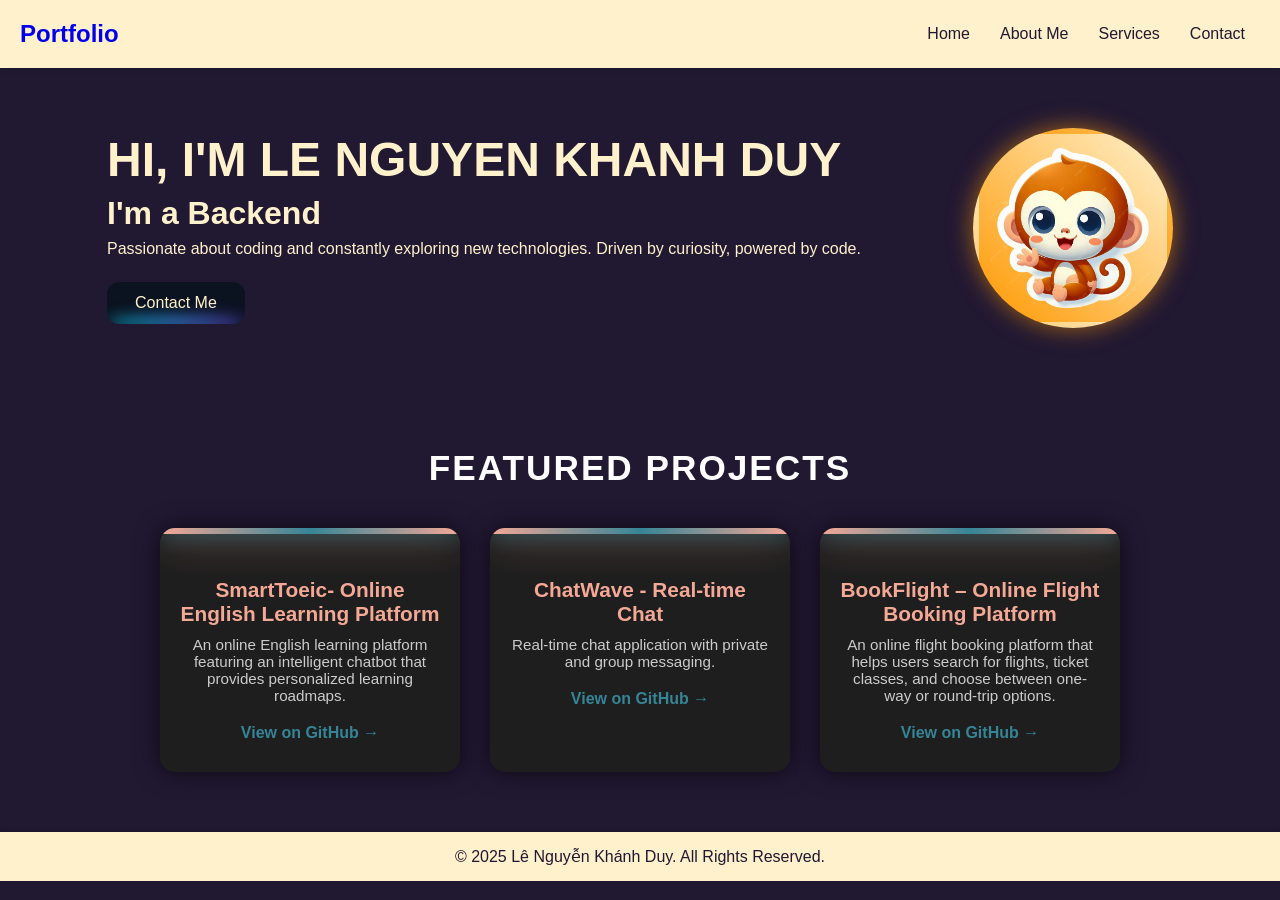
<file: index.html>
<!DOCTYPE html>
<html lang="en">
<head>
  <meta charset="UTF-8">
  <meta name="viewport" content="width=device-width, initial-scale=1.0">
  <title>Portfolio - Home</title>
  <link rel="stylesheet" href="css/main.css">
  <link rel="stylesheet" href="css/index.css">
</head>
<body>
    <div id="header"></div>
    <div class="main">
        <section class="section-1">
            <div class="content">
                <h1>
                    <p class="text">HI, I'M <span class="name">LE NGUYEN KHANH DUY</span></p>
                </h1>
                <p class="fade-in">
                    <strong class="static-text">I'm a</strong>
                    <strong class="typing-text"></strong>
                </p>
                <p class="description">
                    Passionate about coding and constantly exploring new technologies.
                    Driven by curiosity, powered by code.
                </p>
                <button class="btn-contact">Contact Me</button>
            </div>
            <img src="images/image.png" alt="avatar">
        </section>

        <section class="led-projects">
          <h2>Featured Projects</h2>
          <div class="led-container">
            <div class="led-card">
              <div class="led-bar"></div>
              <h3>SmartToeic- Online English Learning Platform</h3>
              <p>An online English learning platform featuring an intelligent chatbot that provides personalized learning roadmaps.</p>
              <a href="#">View on GitHub →</a>
            </div>

            <div class="led-card">
              <div class="led-bar"></div>
              <h3>ChatWave - Real-time Chat</h3>
              <p>Real-time chat application with private and group messaging.</p>
              <a href="#">View on GitHub →</a>
            </div>

            <div class="led-card">
              <div class="led-bar"></div>
              <h3>BookFlight – Online Flight Booking Platform</h3>
              <p>An online flight booking platform that helps users search for flights, ticket classes, and choose between one-way or round-trip options.</p>
              <a href="#">View on GitHub →</a>
            </div>
          </div>  
        </section>
    </div>
    <div id="footer"></div>
</body>
<script src="js/script.js"></script>
</html>
</file>
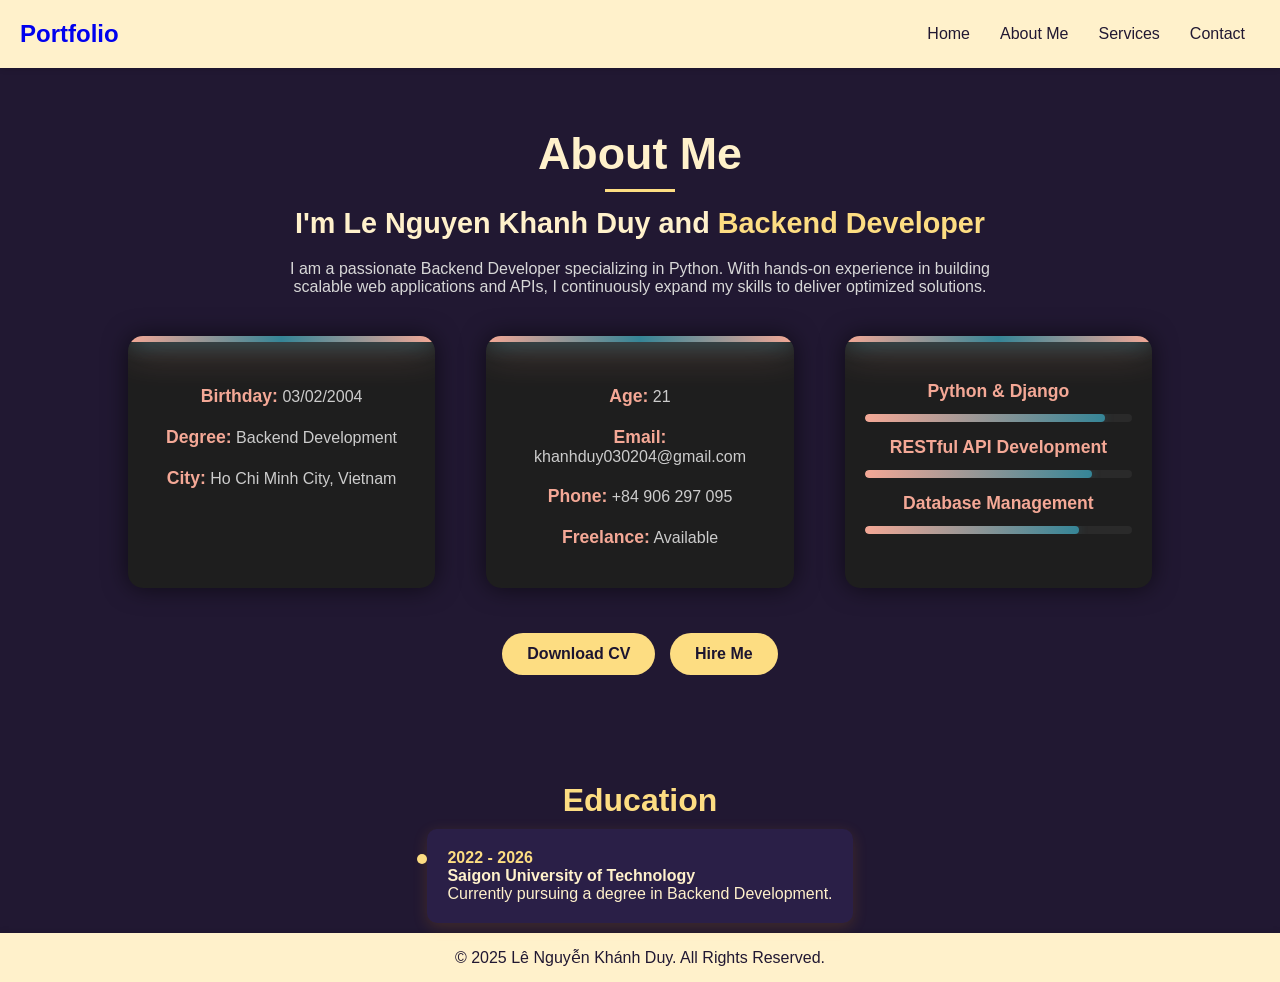
<file: about-me.html>
<!DOCTYPE html>
<html lang="en">
  <head>
    <meta charset="UTF-8" />
    <meta name="viewport" content="width=device-width, initial-scale=1.0" />
    <title>About Me - Le Nguyen Khanh Duy</title>
    <link rel="stylesheet" href="css/main.css" />
    <link rel="stylesheet" href="css/aboutme.css" />
  </head>

  <body>
    <div id="header"></div>
    <div class="main">
      <section id="about" class="about-section">
        <h2>About Me</h2>
      <h3>I'm Le Nguyen Khanh Duy and <span>Backend Developer</span></h3>
      <p>
        I am a passionate Backend Developer specializing in Python. With hands-on
        experience in building scalable web applications and APIs, I
        continuously expand my skills to deliver optimized solutions.
      </p>

      <div class="info-container">
        <div class="info-box">
          <p><strong>Birthday:</strong> 03/02/2004</p>
          <p><strong>Degree:</strong> Backend Development</p>
          <p><strong>City:</strong> Ho Chi Minh City, Vietnam</p>
        </div>

        <div class="info-box">
          <p><strong>Age:</strong> 21</p>
          <p><strong>Email:</strong> khanhduy030204@gmail.com</p>
          <p><strong>Phone:</strong> +84 906 297 095</p>
          <p><strong>Freelance:</strong> Available</p>
        </div>

        <div class="skills-box">
          <h4>Python & Django </h4>
          <div class="progress-bar">
            <div class="progress" style="width: 90%"></div>
          </div>

          <h4>RESTful API Development</h4>
          <div class="progress-bar">
            <div class="progress" style="width: 85%"></div>
          </div>

          <h4>Database Management</h4>
          <div class="progress-bar">
            <div class="progress" style="width: 80%"></div>
          </div>
        </div>
      </div>

      <div class="button-group">
        <a href="#" class="btn">Download CV</a>
        <a href="https://zalo.me/0906297095" target="_blank" class="btn"
          >Hire Me</a
        >
      </div>
      </section>

      <section id="timeline">
        <div class="timeline-box">
          <h2>Education</h2>
          <div class="timeline-item">
            <span>2022 - 2026</span>
            <h4>Saigon University of Technology</h4>
            <p>Currently pursuing a degree in Backend Development.</p>
          </div>
        </div>
      </section>
    </div>
    
    <div id="footer"></div>
  </body>
  <script src="js/script.js"></script>
</html>
</file>
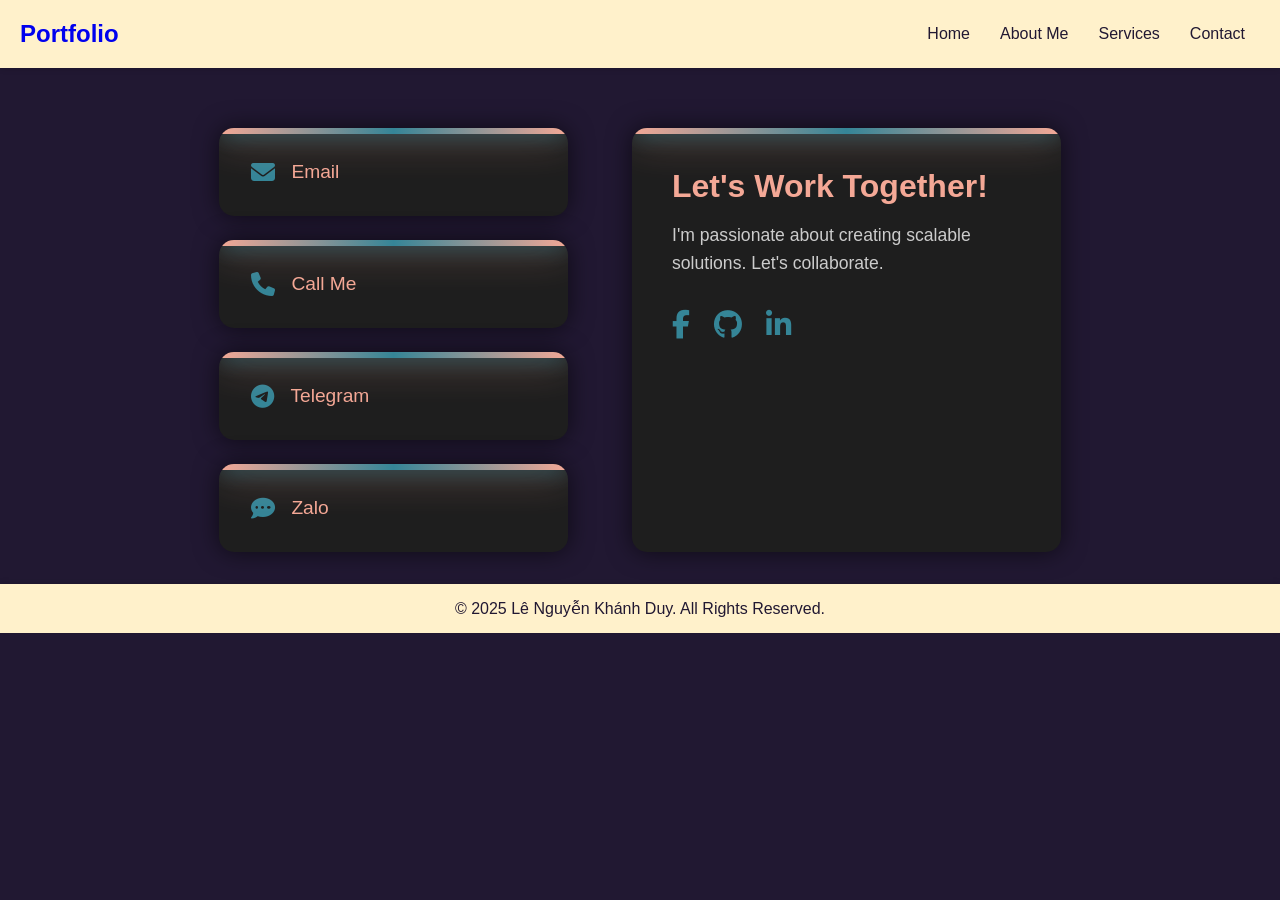
<file: contact.html>
<!DOCTYPE html>
<html lang="en">
<head>
    <meta charset="UTF-8">
    <meta name="viewport" content="width=device-width, initial-scale=1.0">
    <title>Contact - Le Nguyen Khanh Duy</title>
    <link rel="stylesheet"href="https://cdnjs.cloudflare.com/ajax/libs/font-awesome/6.5.0/css/all.min.css"/>
    <link rel="stylesheet" href="css/main.css">
    <link rel="stylesheet" href="css/contact.css">
</head>
<body>
    <div id="header"></div>
    <div class="main">
        <section class="section">
            <div class="contact-container">
                <div class="contact-left">
                    <div class="contact-box"><i class="fa-solid fa-envelope"></i> Email</div>
                    <div class="contact-box"><i class="fa-solid fa-phone"></i> Call Me</div>
                    <div class="contact-box"><i class="fa-brands fa-telegram"></i> Telegram</div>
                    <div class="contact-box"><i class="fa-solid fa-comment-dots"></i> Zalo</div>
                </div>

                <div class="contact-right">
                    <h3>Let's Work Together!</h3>
                    <p>I'm passionate about creating scalable solutions. Let's collaborate.</p>
                    <div class="social-icons">
                    <a href="#"><i class="fa-brands fa-facebook-f"></i></a>
                    <a href="#"><i class="fa-brands fa-github"></i></a>
                    <a href="#"><i class="fa-brands fa-linkedin-in"></i></a>
                    </div>
                </div>
            </div>
        </section>
    </div>
    <div id="footer"></div>
</body>
<script src="js/script.js"></script>
</html>
</file>
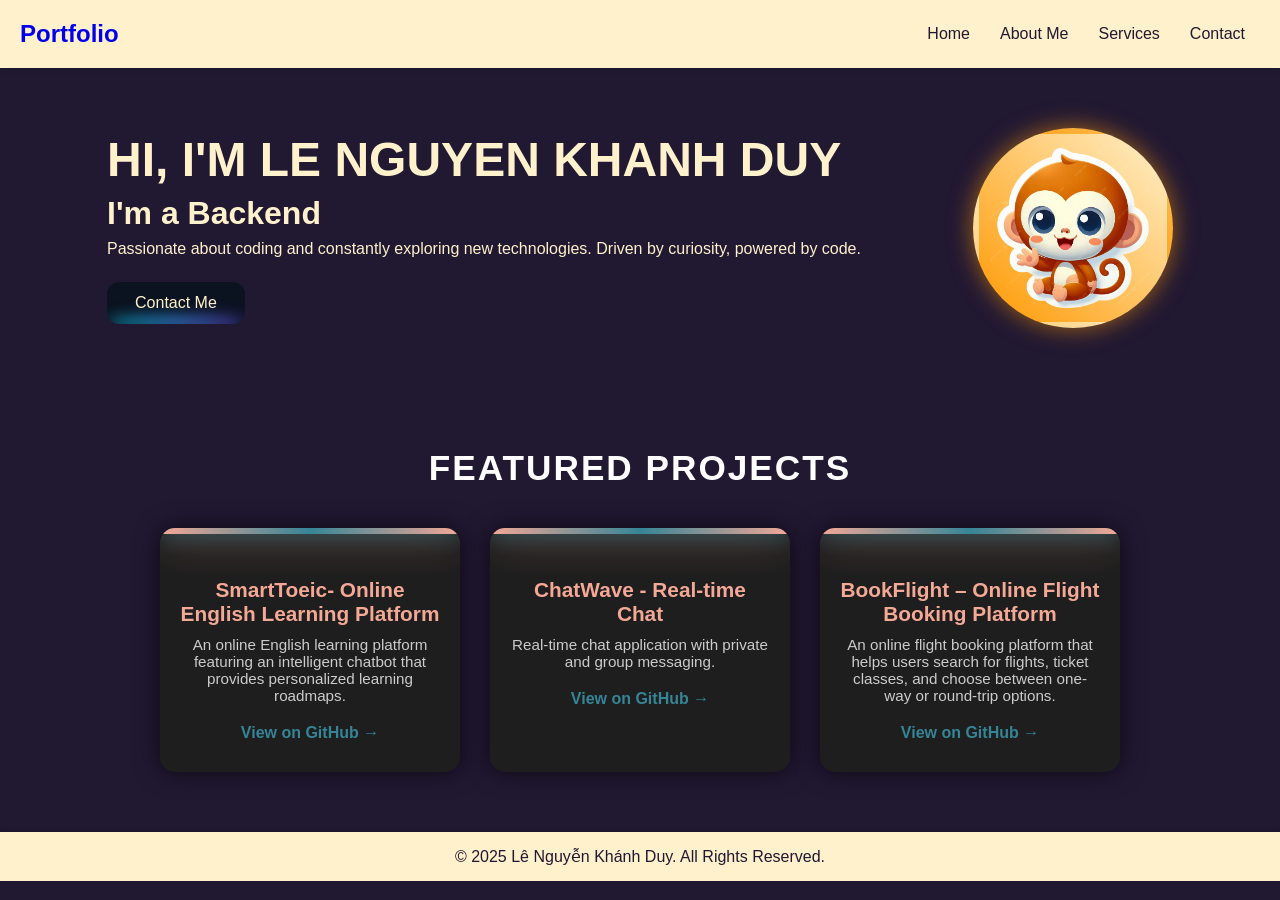
<file: home.html>
<!DOCTYPE html>
<html lang="en">
<head>
  <meta charset="UTF-8">
  <meta name="viewport" content="width=device-width, initial-scale=1.0">
  <title>Portfolio - Home</title>
  <link rel="stylesheet" href="css/main.css">
  <link rel="stylesheet" href="css/home.css">
</head>
<body>
    <div id="header"></div>
    <div class="main">
        <section class="section-1">
            <div class="content">
                <h1>
                    <p class="text">HI, I'M <span class="name">LE NGUYEN KHANH DUY</span></p>
                </h1>
                <p class="fade-in">
                    <strong class="static-text">I'm a</strong>
                    <strong class="typing-text"></strong>
                </p>
                <p class="description">
                    Passionate about coding and constantly exploring new technologies.
                    Driven by curiosity, powered by code.
                </p>
                <button class="btn-contact">Contact Me</button>
            </div>
            <img src="images/image.png" alt="avatar">
        </section>

        <section class="led-projects">
          <h2>Featured Projects</h2>
          <div class="led-container">
            <div class="led-card">
              <div class="led-bar"></div>
              <h3>SmartToeic- Online English Learning Platform</h3>
              <p>An online English learning platform featuring an intelligent chatbot that provides personalized learning roadmaps.</p>
              <a href="#">View on GitHub →</a>
            </div>

            <div class="led-card">
              <div class="led-bar"></div>
              <h3>ChatWave - Real-time Chat</h3>
              <p>Real-time chat application with private and group messaging.</p>
              <a href="#">View on GitHub →</a>
            </div>

            <div class="led-card">
              <div class="led-bar"></div>
              <h3>BookFlight – Online Flight Booking Platform</h3>
              <p>An online flight booking platform that helps users search for flights, ticket classes, and choose between one-way or round-trip options.</p>
              <a href="#">View on GitHub →</a>
            </div>
          </div>  
        </section>
    </div>
    <div id="footer"></div>
</body>
<script src="js/script.js"></script>
</html>
</file>
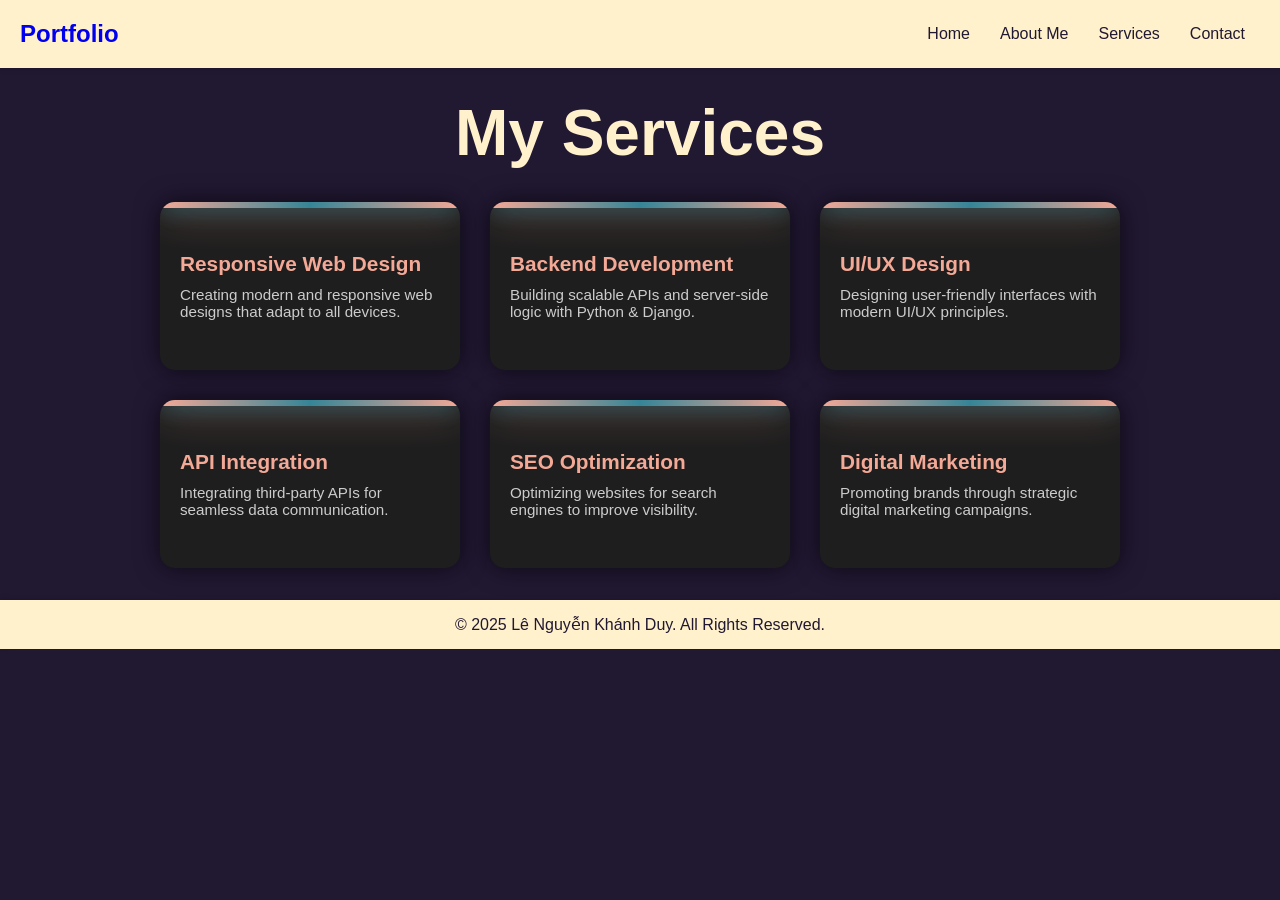
<file: services.html>
<!DOCTYPE html>
<html lang="en">
<head>
    <meta charset="UTF-8">
    <meta name="viewport" content="width=device-width, initial-scale=1.0">
    <title>Services - Le Nguyen Khanh Duy</title>
    <link rel="stylesheet" href="css/main.css">
    <link rel="stylesheet" href="css/services.css">
</head>
<body>
    <header id="header"></header>
    <div class="main">
        <section class="section">
            <h2>My Services</h2>
            <div class="led-container">
                <div class="led-card">
                    <div class="led-bar"></div>
                    <h3>Responsive Web Design</h3>
                    <p>Creating modern and responsive web designs that adapt to all devices.</p>
                </div>

                <div class="led-card">
                    <div class="led-bar"></div>
                    <h3>Backend Development</h3>
                    <p>Building scalable APIs and server-side logic with Python & Django.</p>
                </div>

                <div class="led-card">
                    <div class="led-bar"></div>
                    <h3>UI/UX Design</h3>
                    <p>Designing user-friendly interfaces with modern UI/UX principles.</p>
                </div>

                <div class="led-card">
                    <div class="led-bar"></div>
                    <h3>API Integration</h3>
                    <p>Integrating third-party APIs for seamless data communication.</p>
                </div>

                <div class="led-card">
                    <div class="led-bar"></div>
                    <h3>SEO Optimization</h3>
                    <p>Optimizing websites for search engines to improve visibility.</p>
                </div>

                <div class="led-card">
                    <div class="led-bar"></div>
                    <h3>Digital Marketing</h3>
                    <p>Promoting brands through strategic digital marketing campaigns.</p>
                </div>
            </div>
        </section>
    </div>
    <div id="footer"></div>
</body>
<script src="js/script.js"></script>
</html>
</file>
<file: css/main.css>
* {
  margin: 0;
  padding: 0;
  box-sizing: border-box;
  font-family: Arial, sans-serif;
  --primary-color:#211832 ;
  --background-color: #FFF1CB;
}
html, body {
  height: 100%;
}
body {
  background-color: #211832;
  color: #FFF1CB;
  min-height: 100vh;
  display: flex;
  flex-direction: column;
}

header {
  background-color: var(--background-color);
  width: 100%;
  padding: 20px;
  display: flex;
  justify-content: space-between;
  align-items: center;
  position: fixed;
  top: 0;
  left: 0;
  z-index:99;
  box-shadow: 0 2px 5px rgba(0, 0, 0, 0.1);
}

header .logo {
  color: var(--primary-color);
  font-size: 24px;
  font-weight: bold;
}

header .logo a {
    text-decoration: none;
}

header .logo:hover {
  color: #211832;
  cursor: pointer;
}

header nav ul {
  list-style-type: none;
  display: flex;
}

header nav ul li {
  margin: 0 15px;
}

header nav ul li a {
  color: #211832;
  text-decoration: none;
  transition: all 0.3s;
}

header nav ul li a:hover {
  color: var(--primary-color);
  text-shadow: 6px 6px 8px rgba(0, 0, 0, 0.7);
}

footer {
  background-color: var(--background-color);
  width: 100%;
  padding: 15px 0;
  text-align: center;
  color: #211832;
  margin-top: auto;
  box-shadow: 0 -2px 5px rgba(0, 0, 0, 0.1);
}
</file>
<file: css/index.css>
body {
  font-family: "Roboto", sans-serif;
  margin: 0 ;
  padding: 0;
}

.main {
  margin-top: 8rem;
  display: flex;
  flex-direction: column; 
  align-items: center; 
  gap: 60px;
}

.main .section-1 {
  display: flex;
  align-items: center;
  gap: 2rem;
}

.main .section-1 .content {
  flex: 1;
}

.main .section-1 .text {
  font-size: 3rem;
  margin: 0;
}

.main .section-1 .fade-in {
  font-size: 2rem;
  margin: 8px 0;
}

.btn-contact {
  position: relative;
  margin-top: 1.5rem;
  padding: 12px 28px;
  font-size: 1rem;
  color: #FFF1CB;
  background: #0b1220;
  border: none;
  border-radius: 12px;
  cursor: pointer;
  overflow: hidden;
  z-index: 1;
  transition: transform 0.2s ease, box-shadow 0.2s ease;
}

.btn-contact::before {
  content: "";
  position: absolute;
  left: 0;
  bottom: -4px; /* nằm ngay dưới đáy nút */
  width: 100%;
  height: 10px; /* độ dày của ánh sáng */
  background: linear-gradient(90deg, 
    #00e5ff, #7c4dff, #ff4081, #00e5ff);
  background-size: 300% 100%;
  filter: blur(8px);
  z-index: -1;
  border-radius: 50%;
  animation: animate 3s linear infinite;
}

@keyframes animate {
  0% { background-position: 0% 0%; }
  100% { background-position: 300% 0%; }
}

.btn-contact:hover {
  transform: translateY(-2px);
  box-shadow: 0 0 12px rgba(0, 229, 255, 0.3);
}

.section-1 img {
  width: 200px;
  height: 200px;
  object-fit: cover;
  border-radius: 50%;
  border: 6px solid transparent;
  background-image: linear-gradient(45deg, #ff9800, #FFF1CB);
  padding: 5px;
  box-shadow: 0 0 25px rgba(255, 152, 0, 0.6);
  transition: transform 0.3s ease, box-shadow 0.3s ease;
  margin-left: 5rem;
  
}

.section-1 img:hover {
  transform: scale(1.1);
  box-shadow: 0 0 40px rgba(255, 152, 0, 0.9);
}

.led-projects {
  padding: 60px 20px;
  text-align: center;
}

.led-projects h2 {
  font-size: 2.2rem;
  color: #ffffff;
  margin-bottom: 40px;
  text-transform: uppercase;
  letter-spacing: 2px;
}

.led-container {
  display: flex;
  justify-content: center;
  flex-wrap: wrap;
  gap: 30px;
}

/* --- CARD --- */
.led-card {
  position: relative;
  background-color: #1e1e1e;
  width: 300px;
  padding: 30px 20px;
  border-radius: 15px;
  box-shadow: 0 0 25px rgba(0, 0, 0, 0.6);
  transition: transform 0.3s ease, box-shadow 0.3s ease;
  overflow: hidden;
}

.led-card:hover {
  transform: translateY(-10px);
  box-shadow: 0 0 30px rgba(53, 133, 151, 0.5);
}

/* --- ĐÈN LED PHÍA TRÊN --- */
.led-card .led-bar {
  position: absolute;
  top: 0;
  left: 0;
  width: 100%;
  height: 6px;
  background: linear-gradient(90deg, #F4A896, #358597, #F4A896);
  animation: led-glow 3s linear infinite;
  box-shadow: 0 0 20px #358597, 0 0 40px #F4A896;
  border-top-left-radius: 15px;
  border-top-right-radius: 15px;
}

/* Hiệu ứng LED chạy */
@keyframes led-glow {
  from {
    filter: hue-rotate(0deg);
  }
  to {
    filter: hue-rotate(360deg);
  }
}

.led-card h3 {
  color: #F4A896;
  font-size: 1.3rem;
  margin-top: 20px;
}

.led-card p {
  color: #cccccc;
  font-size: 0.95rem;
  margin: 10px 0 20px 0;
}

.led-card a {
  color: #358597;
  text-decoration: none;
  font-weight: bold;
  transition: color 0.3s;
}

.led-card a:hover {
  color: #F4A896;
}
</file>
<file: css/aboutme.css>
.main {
  margin-top: 6rem;
  display: flex;
  flex-direction: column;
  align-items: center;
  gap: 60px;
}

/* About Section */
.about-section {
  width: 100%;
  padding: 2rem 10%;
  text-align: center;
}

.about-section h2 {
  font-size: 2.8rem;
  color: #fff1cb;
  margin-bottom: 10px;
  position: relative;
}

.about-section h2::after {
  content: "";
  display: block;
  width: 70px;
  height: 3px;
  background-color: #fddd82;
  margin: 10px auto;
}

.about-section h3 {
  font-size: 1.8rem;
  margin-top: 15px;
}

.about-section h3 span {
  color: #fddd82;
}

.about-section p {
  max-width: 750px;
  margin: 20px auto;
  color: #d8d8d8;
}

/* Info Section */
.info-container {
  display: flex;
  justify-content: space-between;
  flex-wrap: wrap;
  gap: 25px;
  margin-top: 40px;
}

.info-box,
.skills-box {
  position: relative;
  background-color: #1e1e1e;
  padding: 30px 20px;
  border-radius: 15px;
  width: 30%;
  box-shadow: 0 0 25px rgba(0, 0, 0, 0.6);
  transition: transform 0.3s ease, box-shadow 0.3s ease;
  overflow: hidden;
}

.info-box::before,
.skills-box::before {
  content: '';
  position: absolute;
  top: 0;
  left: 0;
  width: 100%;
  height: 6px;
  background: linear-gradient(90deg, #F4A896, #358597, #F4A896);
  animation: led-glow 3s linear infinite;
  box-shadow: 0 0 20px #358597, 0 0 40px #F4A896;
  border-top-left-radius: 15px;
  border-top-right-radius: 15px;
}

.info-box:hover,
.skills-box:hover {
  transform: translateY(-10px);
  box-shadow: 0 0 30px rgba(53, 133, 151, 0.5);
}

.info-box p {
  margin-bottom: 10px;
  color: #cccccc;
}

.info-box p strong {
  color: #F4A896;
  font-size: 1.1rem;
}

/* Skills Progress Bars */
.skills-box h4 {
  margin-top: 15px;
  margin-bottom: 12px;
  color: #F4A896;
  font-size: 1.1rem;
}

.progress-bar {
  background-color: #2a2a2a;
  border-radius: 20px;
  overflow: hidden;
  height: 8px;
  margin-bottom: 15px;
}

.progress {
  height: 100%;
  background: linear-gradient(90deg, #F4A896, #358597);
  border-radius: 20px;
  transition: width 1s ease-in-out;
  box-shadow: 0 0 10px rgba(53, 133, 151, 0.3);
}

/* Buttons */
.button-group {
  margin-top: 40px;
}

.btn {
  background-color: #fddd82;
  padding: 12px 25px;
  color: #1c1530;
  text-decoration: none;
  border-radius: 30px;
  font-weight: bold;
  margin: 5px;
  transition: all 0.3s ease;
  display: inline-block;
}

.btn:hover {
  background-color: #fff;
  color: #ff9800;
  transform: scale(1.05);
}

.hire-btn {
  background-color: #ff9800;
  color: #fff;
}

.hire-btn:hover {
  background-color: #ffa726;
  color: #1c1530;
}

/* Timeline */
#timeline {
  padding: 10px ;
  text-align: left;
}

.timeline-box {
  max-width: 600px;
  margin: auto;
}

.timeline-box h2 {
  font-size: 2rem;
  color: #fddd82;
  margin-bottom: 10px;
  text-align: center;
}

.timeline-item {
  background-color: #2a1f47;
  padding: 20px;
  border-radius: 10px;
  box-shadow: 0 4px 15px rgba(255, 152, 0, 0.15);
  position: relative;
}

.timeline-item::before {
  content: "";
  position: absolute;
  left: -10px;
  top: 25px;
  width: 10px;
  height: 10px;
  background-color: #fddd82;
  border-radius: 50%;
}

.timeline-item span {
  font-weight: bold;
  color: #fddd82;
  display: block;
}

/* Responsive */
@keyframes led-glow {
  from {
    filter: hue-rotate(0deg);
  }
  to {
    filter: hue-rotate(360deg);
  }
}

@media (max-width: 992px) {
  .info-container {
    flex-direction: column;
    align-items: center;
  }

  .info-box,
  .skills-box {
    width: 100%;
    max-width: 400px;
  }

  .about-section {
    padding: 2rem 5%;
  }

  #timeline {
    padding: 40px 5%;
  }
}
</file>
<file: css/contact.css>
.main {
  margin-top: 6rem;
  display: flex;
  flex-direction: column; 
  align-items: center; 
  gap: 60px;
}

.contact-container {
  display: flex;
  gap: 4rem;
  padding: 2rem;
  max-width: 1200px;
  margin: 0 auto;
}

.contact-left {
  flex: 1;
  display: flex;
  flex-direction: column;
  gap: 1.5rem;
}

.contact-box {
  position: relative;
  background-color: #1e1e1e;
  padding: 2rem;
  border-radius: 15px;
  display: flex;
  align-items: center;
  gap: 1rem;
  font-size: 1.2rem;
  color: #F4A896;
  cursor: pointer;
  overflow: hidden;
  transition: transform 0.3s ease, box-shadow 0.3s ease;
  box-shadow: 0 0 25px rgba(0, 0, 0, 0.6);
}

.contact-box::before {
  content: '';
  position: absolute;
  top: 0;
  left: 0;
  width: 100%;
  height: 6px;
  background: linear-gradient(90deg, #F4A896, #358597, #F4A896);
  animation: led-glow 3s linear infinite;
  box-shadow: 0 0 20px #358597, 0 0 40px #F4A896;
  border-top-left-radius: 15px;
  border-top-right-radius: 15px;
}

.contact-box:hover {
  transform: translateY(-5px);
  box-shadow: 0 0 30px rgba(53, 133, 151, 0.5);
}

.contact-box i {
  font-size: 1.5rem;
  color: #358597;
}

.contact-right {
  flex: 1;
  background-color: #1e1e1e;
  padding: 2.5rem;
  border-radius: 15px;
  position: relative;
  overflow: hidden;
  box-shadow: 0 0 25px rgba(0, 0, 0, 0.6);
}

.contact-right::before {
  content: '';
  position: absolute;
  top: 0;
  left: 0;
  width: 100%;
  height: 6px;
  background: linear-gradient(90deg, #F4A896, #358597, #F4A896);
  animation: led-glow 3s linear infinite;
  box-shadow: 0 0 20px #358597, 0 0 40px #F4A896;
  border-top-left-radius: 15px;
  border-top-right-radius: 15px;
}

.contact-right h3 {
  color: #F4A896;
  font-size: 2rem;
  margin-bottom: 1rem;
}

.contact-right p {
  color: #cccccc;
  font-size: 1.1rem;
  margin-bottom: 2rem;
  line-height: 1.6;
}

.social-icons {
  display: flex;
  gap: 1.5rem;
}

.social-icons a {
  color: #358597;
  font-size: 1.8rem;
  transition: all 0.3s ease;
}

.social-icons a:hover {
  color: #F4A896;
  transform: translateY(-3px);
}

@keyframes led-glow {
  from {
    filter: hue-rotate(0deg);
  }
  to {
    filter: hue-rotate(360deg);
  }
}

/* Responsive Design */
@media (max-width: 768px) {
  .contact-container {
    flex-direction: column;
    padding: 1rem;
    gap: 2rem;
  }

  .contact-box {
    padding: 1.5rem;
  }

  .contact-right {
    padding: 2rem;
  }
}
</file>
<file: css/home.css>
body {
  font-family: "Roboto", sans-serif;
  margin: 0 ;
  padding: 0;
}

.main {
  margin-top: 8rem;
  display: flex;
  flex-direction: column; 
  align-items: center; 
  gap: 60px;
}

.main .section-1 {
  display: flex;
  align-items: center;
  gap: 2rem;
}

.main .section-1 .content {
  flex: 1;
}

.main .section-1 .text {
  font-size: 3rem;
  margin: 0;
}

.main .section-1 .fade-in {
  font-size: 2rem;
  margin: 8px 0;
}

.btn-contact {
  position: relative;
  margin-top: 1.5rem;
  padding: 12px 28px;
  font-size: 1rem;
  color: #FFF1CB;
  background: #0b1220;
  border: none;
  border-radius: 12px;
  cursor: pointer;
  overflow: hidden;
  z-index: 1;
  transition: transform 0.2s ease, box-shadow 0.2s ease;
}

.btn-contact::before {
  content: "";
  position: absolute;
  left: 0;
  bottom: -4px; /* nằm ngay dưới đáy nút */
  width: 100%;
  height: 10px; /* độ dày của ánh sáng */
  background: linear-gradient(90deg, 
    #00e5ff, #7c4dff, #ff4081, #00e5ff);
  background-size: 300% 100%;
  filter: blur(8px);
  z-index: -1;
  border-radius: 50%;
  animation: animate 3s linear infinite;
}

@keyframes animate {
  0% { background-position: 0% 0%; }
  100% { background-position: 300% 0%; }
}

.btn-contact:hover {
  transform: translateY(-2px);
  box-shadow: 0 0 12px rgba(0, 229, 255, 0.3);
}

.section-1 img {
  width: 200px;
  height: 200px;
  object-fit: cover;
  border-radius: 50%;
  border: 6px solid transparent;
  background-image: linear-gradient(45deg, #ff9800, #FFF1CB);
  padding: 5px;
  box-shadow: 0 0 25px rgba(255, 152, 0, 0.6);
  transition: transform 0.3s ease, box-shadow 0.3s ease;
  margin-left: 5rem;
  
}

.section-1 img:hover {
  transform: scale(1.1);
  box-shadow: 0 0 40px rgba(255, 152, 0, 0.9);
}

.led-projects {
  padding: 60px 20px;
  text-align: center;
}

.led-projects h2 {
  font-size: 2.2rem;
  color: #ffffff;
  margin-bottom: 40px;
  text-transform: uppercase;
  letter-spacing: 2px;
}

.led-container {
  display: flex;
  justify-content: center;
  flex-wrap: wrap;
  gap: 30px;
}

/* --- CARD --- */
.led-card {
  position: relative;
  background-color: #1e1e1e;
  width: 300px;
  padding: 30px 20px;
  border-radius: 15px;
  box-shadow: 0 0 25px rgba(0, 0, 0, 0.6);
  transition: transform 0.3s ease, box-shadow 0.3s ease;
  overflow: hidden;
}

.led-card:hover {
  transform: translateY(-10px);
  box-shadow: 0 0 30px rgba(53, 133, 151, 0.5);
}

/* --- ĐÈN LED PHÍA TRÊN --- */
.led-card .led-bar {
  position: absolute;
  top: 0;
  left: 0;
  width: 100%;
  height: 6px;
  background: linear-gradient(90deg, #F4A896, #358597, #F4A896);
  animation: led-glow 3s linear infinite;
  box-shadow: 0 0 20px #358597, 0 0 40px #F4A896;
  border-top-left-radius: 15px;
  border-top-right-radius: 15px;
}

/* Hiệu ứng LED chạy */
@keyframes led-glow {
  from {
    filter: hue-rotate(0deg);
  }
  to {
    filter: hue-rotate(360deg);
  }
}

.led-card h3 {
  color: #F4A896;
  font-size: 1.3rem;
  margin-top: 20px;
}

.led-card p {
  color: #cccccc;
  font-size: 0.95rem;
  margin: 10px 0 20px 0;
}

.led-card a {
  color: #358597;
  text-decoration: none;
  font-weight: bold;
  transition: color 0.3s;
}

.led-card a:hover {
  color: #F4A896;
}
</file>
<file: css/services.css>
body {
  font-family: "Roboto", sans-serif;
  margin: 0 ;
  padding: 0;
}

.main {
  margin-top: 6rem;
  display: flex;
  flex-direction: column; 
  align-items: center; 
  gap: 60px;
}

.main .section{
    margin-bottom: 2rem;
}

.main .section h2{
    font-size: 4rem;
    margin-bottom: 2rem;
    text-align: center;
}

.led-projects {
  padding: 60px 20px;
  text-align: center;
}

.led-projects h2 {
  font-size: 2.2rem;
  color: #ffffff;
  margin-bottom: 40px;
  text-transform: uppercase;
  letter-spacing: 2px;
}

.led-container {
  display: flex;
  justify-content: center;
  flex-wrap: wrap;
  gap: 30px;
}

/* --- CARD --- */
.led-card {
  position: relative;
  background-color: #1e1e1e;
  width: 300px;
  padding: 30px 20px;
  border-radius: 15px;
  box-shadow: 0 0 25px rgba(0, 0, 0, 0.6);
  transition: transform 0.3s ease, box-shadow 0.3s ease;
  overflow: hidden;
}

.led-card:hover {
  transform: translateY(-10px);
  box-shadow: 0 0 30px rgba(53, 133, 151, 0.5);
}

/* --- ĐÈN LED PHÍA TRÊN --- */
.led-card .led-bar {
  position: absolute;
  top: 0;
  left: 0;
  width: 100%;
  height: 6px;
  background: linear-gradient(90deg, #F4A896, #358597, #F4A896);
  animation: led-glow 3s linear infinite;
  box-shadow: 0 0 20px #358597, 0 0 40px #F4A896;
  border-top-left-radius: 15px;
  border-top-right-radius: 15px;
}

/* Hiệu ứng LED chạy */
@keyframes led-glow {
  from {
    filter: hue-rotate(0deg);
  }
  to {
    filter: hue-rotate(360deg);
  }
}

.led-card h3 {
  color: #F4A896;
  font-size: 1.3rem;
  margin-top: 20px;
}

.led-card p {
  color: #cccccc;
  font-size: 0.95rem;
  margin: 10px 0 20px 0;
}

.led-card a {
  color: #358597;
  text-decoration: none;
  font-weight: bold;
  transition: color 0.3s;
}

.led-card a:hover {
  color: #F4A896;
}
</file>
